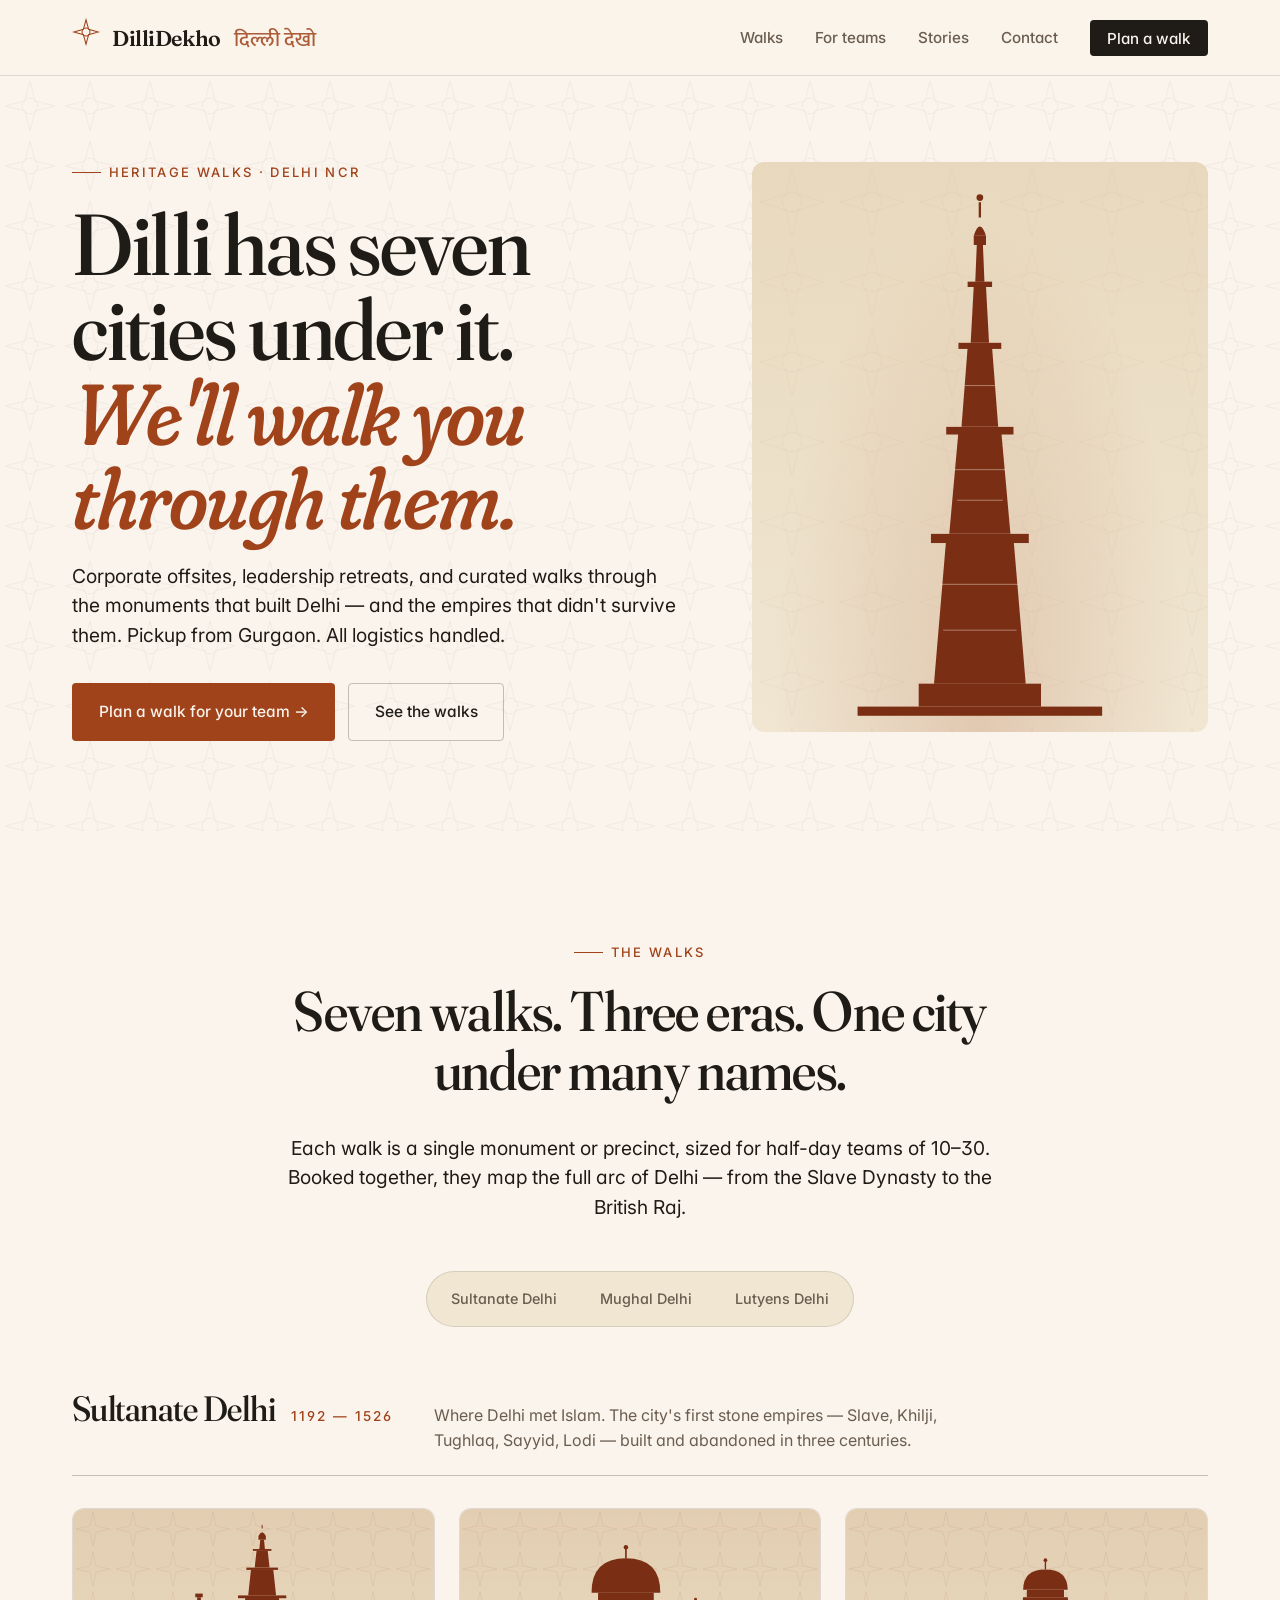
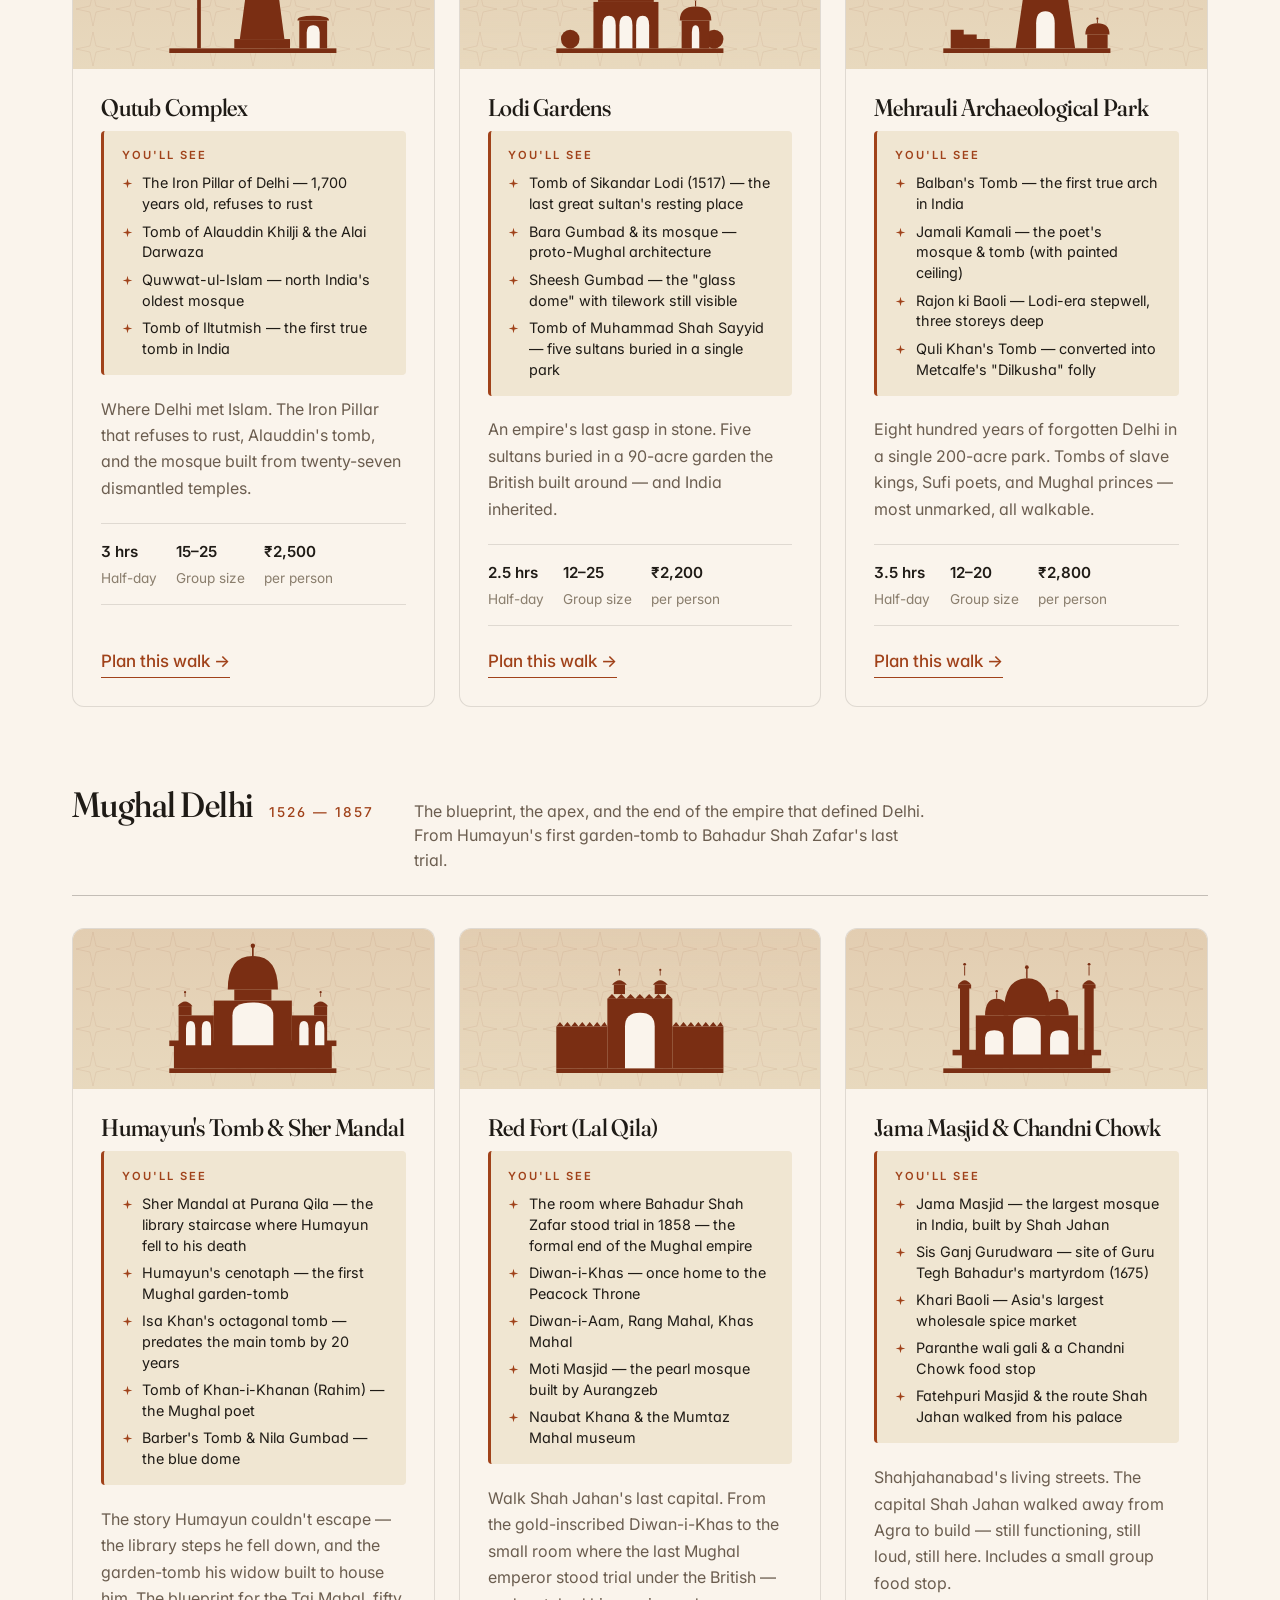
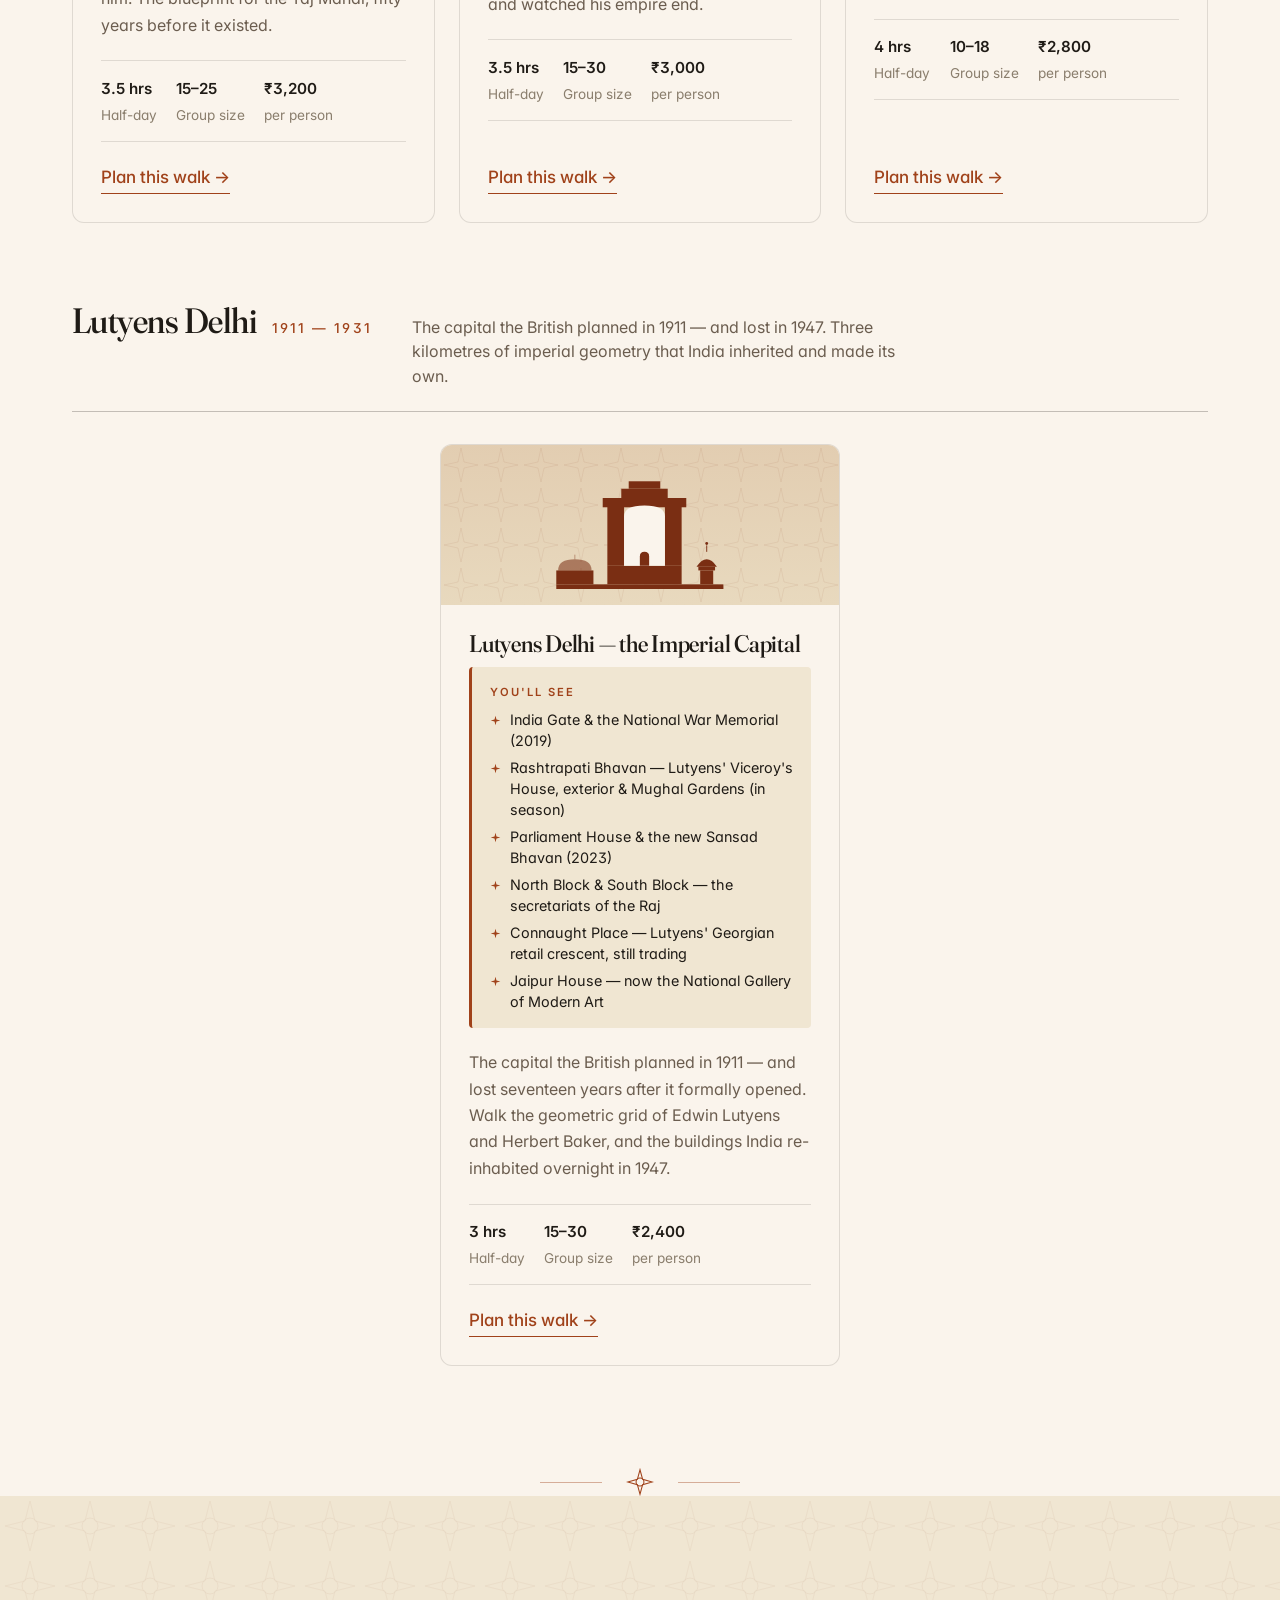
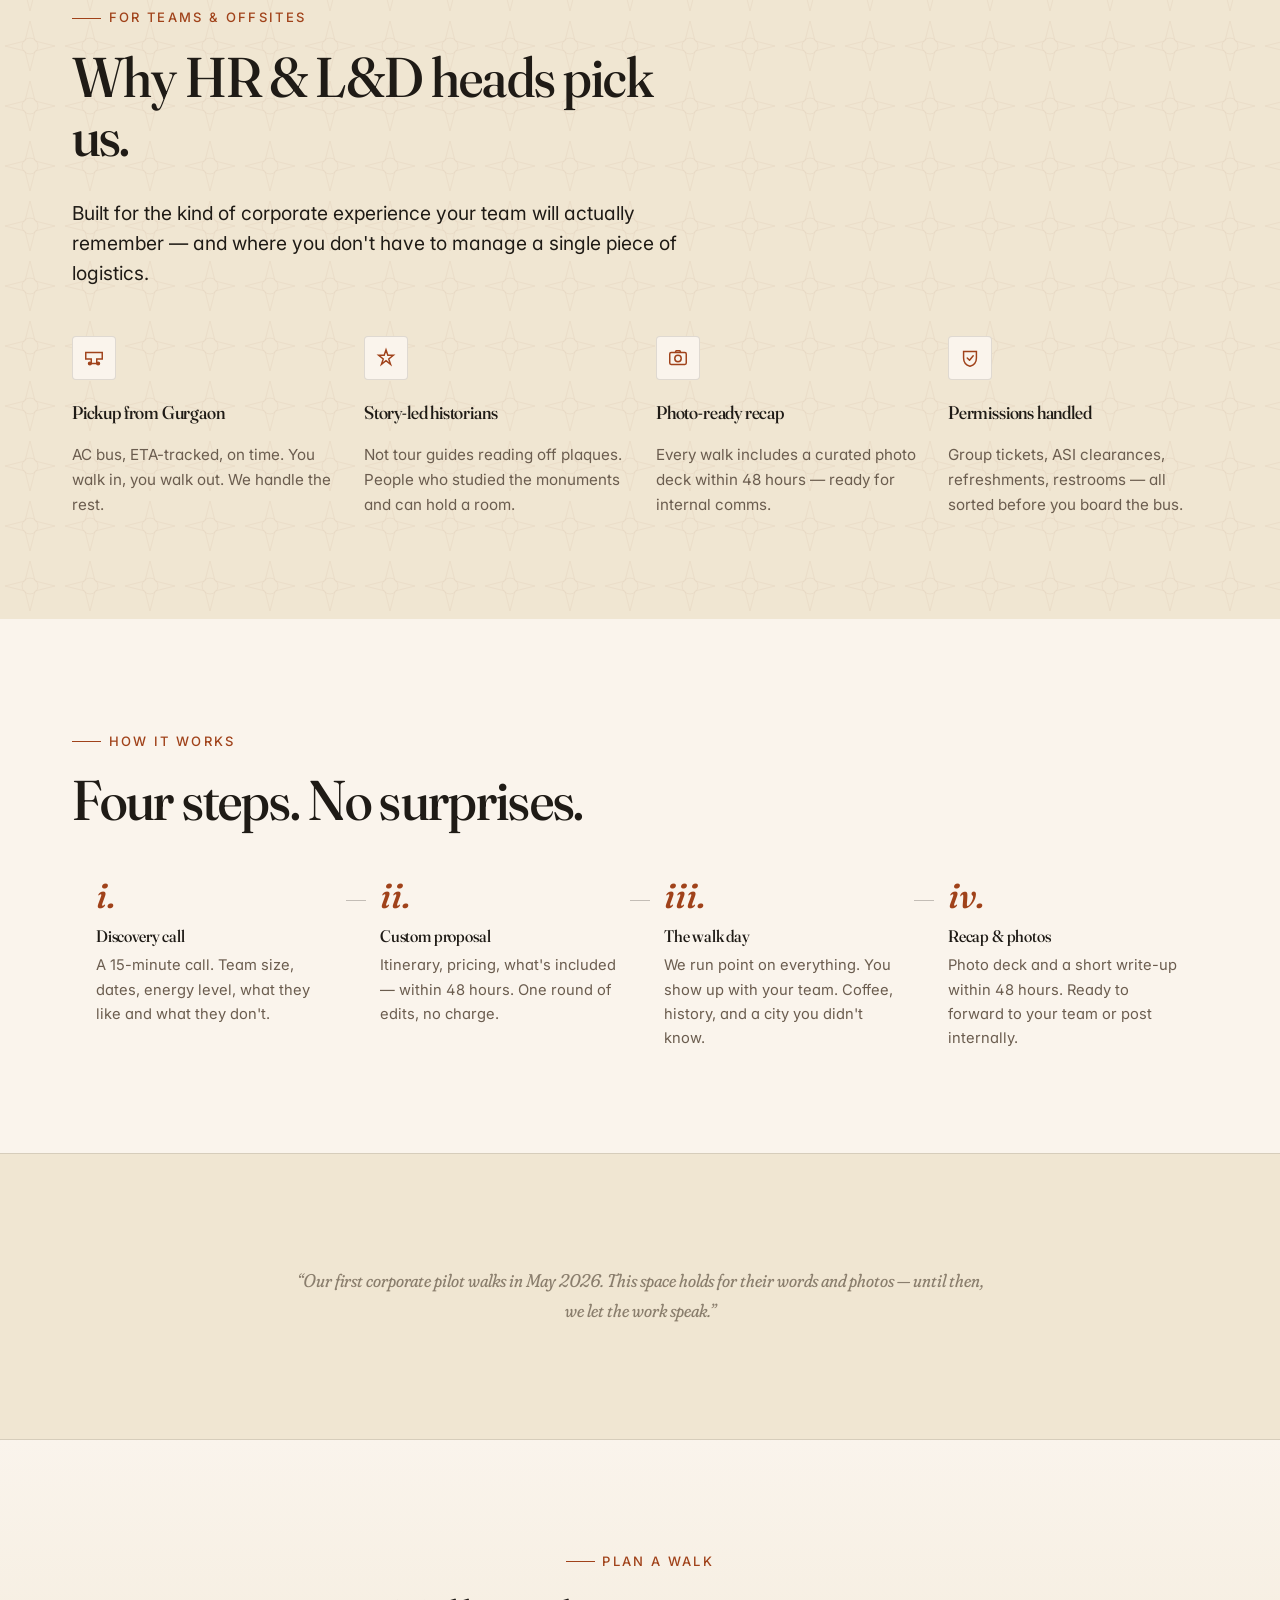
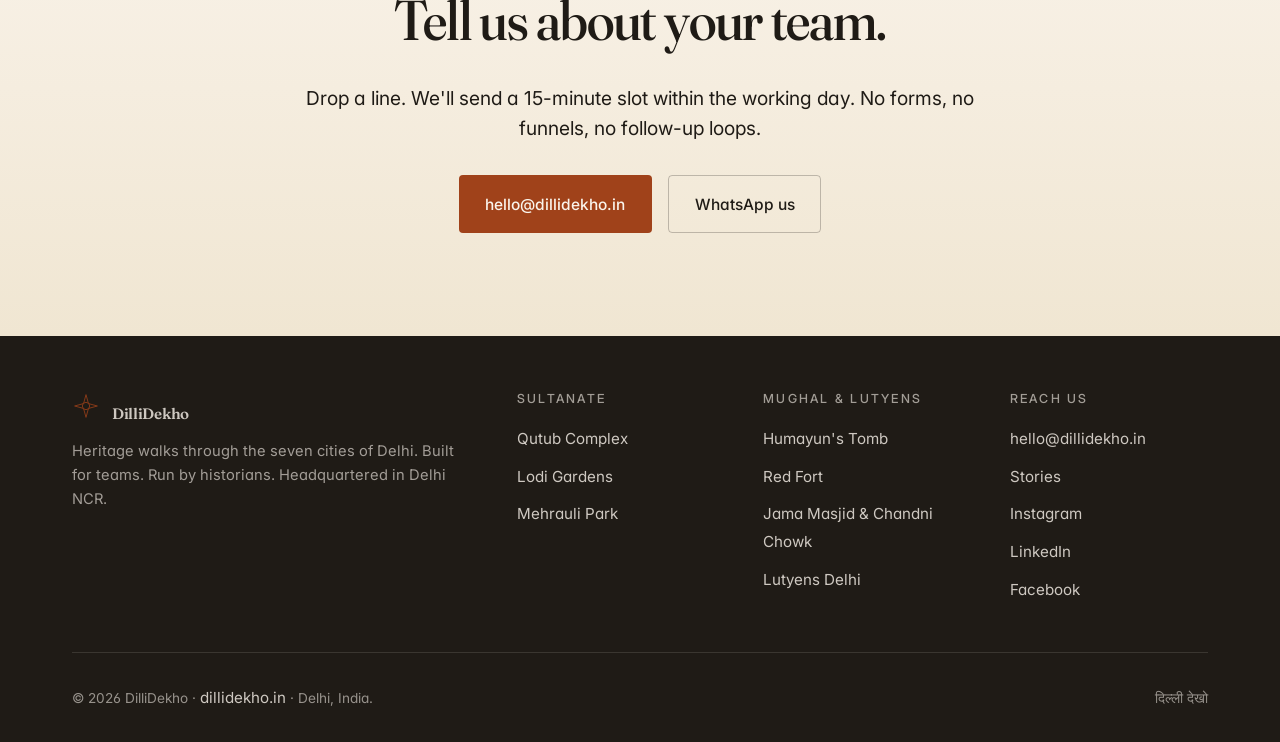
<file: dillidekho/index.html>
<!doctype html>
<html lang="en">
<head>
<meta charset="utf-8">
<meta name="viewport" content="width=device-width, initial-scale=1">
<title>DilliDekho — Heritage walks through the seven cities of Delhi</title>
<meta name="description" content="Curated heritage walks through Delhi's monuments for Gurgaon corporate offsites, leadership retreats, and travellers. Sultanate Delhi, Mughal Delhi, Lutyens Delhi — seven walks across three eras.">
<meta property="og:title" content="DilliDekho — Heritage walks for Delhi & Gurgaon corporates">
<meta property="og:description" content="Walk the seven cities of Delhi. Designed for teams. Built by historians.">
<meta property="og:type" content="website">
<link rel="preconnect" href="https://fonts.googleapis.com">
<link rel="preconnect" href="https://fonts.gstatic.com" crossorigin>
<link rel="stylesheet" href="https://fonts.googleapis.com/css2?family=Fraunces:ital,opsz,wght,SOFT,WONK@0,9..144,400..700,30..100,0..1;1,9..144,400..700,30..100,0..1&family=Inter:wght@400;500;600&family=Mukta:wght@500;600&display=swap">
<link rel="icon" type="image/svg+xml" href="/assets/favicon.svg">
<link rel="stylesheet" href="styles/main.css">
</head>
<body>

<!-- ============ NAV ============ -->
<header class="nav">
  <div class="nav-inner">
    <a href="/" class="brand">
      <span class="brand-mark" aria-hidden="true">
        <svg viewBox="0 0 32 32" width="28" height="28" fill="none" stroke="currentColor" stroke-width="1.2">
          <path d="M16 2 L19 13 L30 16 L19 19 L16 30 L13 19 L2 16 L13 13 Z"/>
          <circle cx="16" cy="16" r="4.5"/>
        </svg>
      </span>
      DilliDekho<span class="brand-devnagari">दिल्ली देखो</span>
    </a>

    <button class="nav-toggle" aria-label="Open menu" aria-expanded="false">
      <svg width="22" height="22" viewBox="0 0 22 22" fill="none" stroke="currentColor" stroke-width="1.5">
        <line x1="3" y1="6"  x2="19" y2="6"/>
        <line x1="3" y1="11" x2="19" y2="11"/>
        <line x1="3" y1="16" x2="19" y2="16"/>
      </svg>
    </button>

    <ul class="nav-links">
      <li><a href="#walks">Walks</a></li>
      <li><a href="#why">For teams</a></li>
      <li><a href="blog.html">Stories</a></li>
      <li><a href="#contact">Contact</a></li>
      <li><a class="nav-cta" href="#contact">Plan a walk</a></li>
    </ul>
  </div>
</header>

<!-- ============ HERO ============ -->
<section class="hero bg-jali">
  <div class="container">
    <div class="hero-grid">
      <div class="hero-copy">
        <span class="eyebrow">Heritage walks · Delhi NCR</span>
        <h1>
          Dilli has seven cities under it.
          <span class="italic">We'll walk you through them.</span>
        </h1>
        <p class="lede">
          Corporate offsites, leadership retreats, and curated walks through the monuments that built Delhi — and the empires that didn't survive them. Pickup from Gurgaon. All logistics handled.
        </p>
        <div class="hero-ctas">
          <a class="btn btn-primary" href="#contact">Plan a walk for your team →</a>
          <a class="btn btn-ghost" href="#walks">See the walks</a>
        </div>
      </div>

      <div class="hero-art">
        <div class="hero-art-bg"></div>
        <!-- Qutub Minar silhouette — the most recognisable mark of Delhi -->
        <svg class="hero-art-skyline" viewBox="0 0 200 360" fill="none" xmlns="http://www.w3.org/2000/svg" aria-hidden="true">
          <g fill="#7A2E13">
            <rect x="20" y="350" width="160" height="6"/>
            <rect x="60" y="335" width="80" height="15"/>
            <path d="M 70 335 L 78 240 L 122 240 L 130 335 Z"/>
            <rect x="68" y="237" width="64" height="6"/>
            <path d="M 80 237 L 86 170 L 114 170 L 120 237 Z"/>
            <rect x="78" y="167" width="44" height="5"/>
            <path d="M 88 167 L 92 115 L 108 115 L 112 167 Z"/>
            <rect x="86" y="112" width="28" height="4"/>
            <path d="M 94 112 L 96 75 L 104 75 L 106 112 Z"/>
            <rect x="92" y="72" width="16" height="3.5"/>
            <path d="M 97 72 L 98 48 L 102 48 L 103 72 Z"/>
            <path d="M 96 48 L 96 42 L 104 42 L 104 48 Z"/>
            <path d="M 96 42 Q 100 30 104 42 Z"/>
            <line x1="100" y1="30" x2="100" y2="20" stroke="#7A2E13" stroke-width="1.5"/>
            <circle cx="100" cy="17" r="2.2"/>
          </g>
          <g stroke="#FAF4EC" stroke-width="0.6" opacity="0.45">
            <line x1="74" y1="270" x2="126" y2="270"/>
            <line x1="76" y1="300" x2="124" y2="300"/>
            <line x1="83" y1="195" x2="117" y2="195"/>
            <line x1="85" y1="215" x2="115" y2="215"/>
            <line x1="90" y1="140" x2="110" y2="140"/>
          </g>
        </svg>
      </div>
    </div>
  </div>
</section>

<!-- ============ WALKS ============ -->
<section id="walks">
  <div class="container">

    <div style="text-align: center; max-width: 720px; margin: 0 auto 0;">
      <span class="eyebrow" style="justify-content:center;">The walks</span>
      <h2 class="display-2">Seven walks. Three eras. One city under many names.</h2>
      <p class="lede" style="margin: 1rem auto 0; text-align: center;">
        Each walk is a single monument or precinct, sized for half-day teams of 10–30. Booked together, they map the full arc of Delhi — from the Slave Dynasty to the British Raj.
      </p>
    </div>

    <!-- Era anchor nav -->
    <nav class="era-nav" aria-label="Jump to era">
      <a href="#sultanate">Sultanate Delhi</a>
      <a href="#mughal">Mughal Delhi</a>
      <a href="#lutyens">Lutyens Delhi</a>
    </nav>

    <!-- ============ ERA 1: SULTANATE ============ -->
    <div class="era-block" id="sultanate">
      <header class="era-heading">
        <div>
          <h3>Sultanate Delhi</h3>
          <span class="era-dates">1192 — 1526</span>
        </div>
        <p class="era-desc">Where Delhi met Islam. The city's first stone empires — Slave, Khilji, Tughlaq, Sayyid, Lodi — built and abandoned in three centuries.</p>
      </header>

      <div class="walks-grid">

        <!-- Walk 1: Qutub Complex -->
        <article class="walk-card">
          <div class="walk-card-art">
            <!-- Qutub Minar alone (cleaner standalone) -->
            <svg viewBox="0 0 200 140" fill="#7A2E13" xmlns="http://www.w3.org/2000/svg" aria-hidden="true">
              <rect x="10" y="135" width="180" height="5"/>
              <!-- Iron Pillar suggestion (left) -->
              <rect x="40" y="80" width="4" height="55"/>
              <rect x="38" y="76" width="8" height="4"/>
              <!-- Qutub Minar (central, dominant) -->
              <rect x="80" y="125" width="60" height="10"/>
              <path d="M 86 125 L 92 80 L 128 80 L 134 125 Z"/>
              <rect x="84" y="78" width="52" height="3"/>
              <path d="M 95 78 L 98 50 L 122 50 L 125 78 Z"/>
              <rect x="93" y="48" width="34" height="2.5"/>
              <path d="M 102 48 L 104 30 L 116 30 L 118 48 Z"/>
              <rect x="100" y="28" width="20" height="2"/>
              <path d="M 107 28 L 108 18 L 112 18 L 113 28 Z"/>
              <path d="M 106 18 L 106 14 L 114 14 L 114 18 Z"/>
              <path d="M 106 14 Q 110 6 114 14 Z"/>
              <line x1="110" y1="6" x2="110" y2="2" stroke="#7A2E13" stroke-width="1"/>
              <!-- Alai Darwaza suggestion (right) -->
              <rect x="150" y="105" width="30" height="30"/>
              <path d="M 158 135 L 158 118 Q 158 110 165 110 Q 172 110 172 118 L 172 135 Z" fill="#FAF4EC"/>
              <path d="M 148 105 Q 148 100 165 100 Q 182 100 182 105 Z"/>
            </svg>
          </div>

          <h3>Qutub Complex</h3>

          <div class="walk-highlights">
            <span class="label">You'll see</span>
            <ul>
              <li>The Iron Pillar of Delhi — 1,700 years old, refuses to rust</li>
              <li>Tomb of Alauddin Khilji &amp; the Alai Darwaza</li>
              <li>Quwwat-ul-Islam — north India's oldest mosque</li>
              <li>Tomb of Iltutmish — the first true tomb in India</li>
            </ul>
          </div>
          <p class="walk-card-theme">Where Delhi met Islam. The Iron Pillar that refuses to rust, Alauddin's tomb, and the mosque built from twenty-seven dismantled temples.</p>
          <div class="walk-meta">
            <div><strong>3 hrs</strong>Half-day</div>
            <div><strong>15–25</strong>Group size</div>
            <div><strong>₹2,500</strong>per person</div>
          </div>
          <a class="btn-link" href="#contact">Plan this walk →</a>
        </article>

        <!-- Walk 2: Lodi Gardens -->
        <article class="walk-card">
          <div class="walk-card-art">
            <!-- Lodi Bara Gumbad silhouette -->
            <svg viewBox="0 0 200 140" fill="#7A2E13" xmlns="http://www.w3.org/2000/svg" aria-hidden="true">
              <rect x="10" y="135" width="180" height="5"/>
              <!-- Trees -->
              <circle cx="25" cy="125" r="10"/>
              <rect x="23" y="125" width="4" height="10"/>
              <circle cx="180" cy="125" r="10"/>
              <rect x="178" y="125" width="4" height="10"/>
              <!-- Small tomb on right (Sikandar Lodi style) -->
              <rect x="145" y="105" width="30" height="30"/>
              <path d="M 156 135 L 156 118 Q 156 110 160 110 Q 164 110 164 118 L 164 135 Z" fill="#FAF4EC"/>
              <path d="M 143 105 Q 143 90 160 90 Q 177 90 177 105 Z"/>
              <line x1="160" y1="90" x2="160" y2="84" stroke="#7A2E13" stroke-width="1.2"/>
              <circle cx="160" cy="82" r="1.5"/>
              <!-- Bara Gumbad (main, larger) -->
              <rect x="50" y="85" width="70" height="50"/>
              <!-- Three arched doors -->
              <path d="M 60 135 L 60 110 Q 60 100 67 100 Q 74 100 74 110 L 74 135 Z" fill="#FAF4EC"/>
              <path d="M 78 135 L 78 110 Q 78 100 85 100 Q 92 100 92 110 L 92 135 Z" fill="#FAF4EC"/>
              <path d="M 96 135 L 96 110 Q 96 100 103 100 Q 110 100 110 110 L 110 135 Z" fill="#FAF4EC"/>
              <!-- Drum -->
              <rect x="55" y="75" width="60" height="10"/>
              <!-- Large hemispherical dome -->
              <path d="M 48 75 Q 48 38 85 38 Q 122 38 122 75 Z"/>
              <line x1="85" y1="38" x2="85" y2="28" stroke="#7A2E13" stroke-width="1.8"/>
              <circle cx="85" cy="26" r="2.4"/>
            </svg>
          </div>

          <h3>Lodi Gardens</h3>

          <div class="walk-highlights">
            <span class="label">You'll see</span>
            <ul>
              <li>Tomb of Sikandar Lodi (1517) — the last great sultan's resting place</li>
              <li>Bara Gumbad &amp; its mosque — proto-Mughal architecture</li>
              <li>Sheesh Gumbad — the "glass dome" with tilework still visible</li>
              <li>Tomb of Muhammad Shah Sayyid — five sultans buried in a single park</li>
            </ul>
          </div>
          <p class="walk-card-theme">An empire's last gasp in stone. Five sultans buried in a 90-acre garden the British built around — and India inherited.</p>
          <div class="walk-meta">
            <div><strong>2.5 hrs</strong>Half-day</div>
            <div><strong>12–25</strong>Group size</div>
            <div><strong>₹2,200</strong>per person</div>
          </div>
          <a class="btn-link" href="#contact">Plan this walk →</a>
        </article>

        <!-- Walk 3: Mehrauli Archaeological Park -->
        <article class="walk-card">
          <div class="walk-card-art">
            <!-- Mehrauli: Tughlaq-style ruin + stepwell hint -->
            <svg viewBox="0 0 200 140" fill="#7A2E13" xmlns="http://www.w3.org/2000/svg" aria-hidden="true">
              <rect x="10" y="135" width="180" height="5"/>
              <!-- Stepwell (Rajon ki Baoli) suggestion on left -->
              <path d="M 18 135 L 18 115 L 32 115 L 32 120 L 46 120 L 46 125 L 60 125 L 60 135 Z"/>
              <!-- Central ruined tomb (Tughlaq sloping walls) -->
              <path d="M 88 135 L 96 80 L 144 80 L 152 135 Z"/>
              <!-- Central arch -->
              <path d="M 110 135 L 110 108 Q 110 95 120 95 Q 130 95 130 108 L 130 135 Z" fill="#FAF4EC"/>
              <!-- Drum -->
              <rect x="100" y="72" width="40" height="8"/>
              <!-- Squat dome -->
              <path d="M 96 72 Q 96 50 120 50 Q 144 50 144 72 Z"/>
              <line x1="120" y1="50" x2="120" y2="42" stroke="#7A2E13" stroke-width="1.5"/>
              <circle cx="120" cy="40" r="2"/>
              <!-- Small adjacent tomb on right -->
              <rect x="165" y="120" width="22" height="15"/>
              <path d="M 163 120 Q 163 108 176 108 Q 189 108 189 120 Z"/>
              <line x1="176" y1="108" x2="176" y2="104" stroke="#7A2E13" stroke-width="1"/>
              <circle cx="176" cy="103" r="1.2"/>
            </svg>
          </div>

          <h3>Mehrauli Archaeological Park</h3>

          <div class="walk-highlights">
            <span class="label">You'll see</span>
            <ul>
              <li>Balban's Tomb — the first true arch in India</li>
              <li>Jamali Kamali — the poet's mosque &amp; tomb (with painted ceiling)</li>
              <li>Rajon ki Baoli — Lodi-era stepwell, three storeys deep</li>
              <li>Quli Khan's Tomb — converted into Metcalfe's "Dilkusha" folly</li>
            </ul>
          </div>
          <p class="walk-card-theme">Eight hundred years of forgotten Delhi in a single 200-acre park. Tombs of slave kings, Sufi poets, and Mughal princes — most unmarked, all walkable.</p>
          <div class="walk-meta">
            <div><strong>3.5 hrs</strong>Half-day</div>
            <div><strong>12–20</strong>Group size</div>
            <div><strong>₹2,800</strong>per person</div>
          </div>
          <a class="btn-link" href="#contact">Plan this walk →</a>
        </article>

      </div>
    </div>

    <!-- ============ ERA 2: MUGHAL ============ -->
    <div class="era-block" id="mughal">
      <header class="era-heading">
        <div>
          <h3>Mughal Delhi</h3>
          <span class="era-dates">1526 — 1857</span>
        </div>
        <p class="era-desc">The blueprint, the apex, and the end of the empire that defined Delhi. From Humayun's first garden-tomb to Bahadur Shah Zafar's last trial.</p>
      </header>

      <div class="walks-grid">

        <!-- Walk 4: Humayun's Tomb & Sher Mandal -->
        <article class="walk-card">
          <div class="walk-card-art">
            <!-- Humayun's Tomb silhouette -->
            <svg viewBox="0 0 200 140" fill="#7A2E13" xmlns="http://www.w3.org/2000/svg" aria-hidden="true">
              <rect x="10" y="135" width="180" height="5"/>
              <rect x="15" y="110" width="170" height="25"/>
              <rect x="10" y="105" width="180" height="6"/>
              <rect x="20" y="78" width="38" height="32"/>
              <path d="M 28 110 L 28 92 Q 28 84 33 84 Q 38 84 38 92 L 38 110 Z" fill="#FAF4EC"/>
              <path d="M 45 110 L 45 92 Q 45 84 50 84 Q 55 84 55 92 L 55 110 Z" fill="#FAF4EC"/>
              <rect x="142" y="78" width="38" height="32"/>
              <path d="M 150 110 L 150 92 Q 150 84 155 84 Q 160 84 160 92 L 160 110 Z" fill="#FAF4EC"/>
              <path d="M 167 110 L 167 92 Q 167 84 172 84 Q 177 84 177 92 L 177 110 Z" fill="#FAF4EC"/>
              <rect x="20" y="68" width="14" height="10"/>
              <path d="M 19 68 Q 27 58 35 68 Z"/>
              <line x1="27" y1="58" x2="27" y2="54" stroke="#7A2E13" stroke-width="0.8"/>
              <circle cx="27" cy="53" r="1.2"/>
              <rect x="166" y="68" width="14" height="10"/>
              <path d="M 165 68 Q 173 58 181 68 Z"/>
              <line x1="173" y1="58" x2="173" y2="54" stroke="#7A2E13" stroke-width="0.8"/>
              <circle cx="173" cy="53" r="1.2"/>
              <rect x="58" y="62" width="84" height="48"/>
              <path d="M 78 110 L 78 78 Q 78 64 100 64 Q 122 64 122 78 L 122 110 Z" fill="#FAF4EC"/>
              <rect x="80" y="50" width="40" height="12"/>
              <path d="M 73 50 Q 73 14 100 14 Q 127 14 127 50 Z"/>
              <line x1="100" y1="14" x2="100" y2="4" stroke="#7A2E13" stroke-width="1.8"/>
              <circle cx="100" cy="3" r="2.4"/>
            </svg>
          </div>

          <h3>Humayun's Tomb &amp; Sher Mandal</h3>

          <div class="walk-highlights">
            <span class="label">You'll see</span>
            <ul>
              <li>Sher Mandal at Purana Qila — the library staircase where Humayun fell to his death</li>
              <li>Humayun's cenotaph — the first Mughal garden-tomb</li>
              <li>Isa Khan's octagonal tomb — predates the main tomb by 20 years</li>
              <li>Tomb of Khan-i-Khanan (Rahim) — the Mughal poet</li>
              <li>Barber's Tomb &amp; Nila Gumbad — the blue dome</li>
            </ul>
          </div>
          <p class="walk-card-theme">The story Humayun couldn't escape — the library steps he fell down, and the garden-tomb his widow built to house him. The blueprint for the Taj Mahal, fifty years before it existed.</p>
          <div class="walk-meta">
            <div><strong>3.5 hrs</strong>Half-day</div>
            <div><strong>15–25</strong>Group size</div>
            <div><strong>₹3,200</strong>per person</div>
          </div>
          <a class="btn-link" href="#contact">Plan this walk →</a>
        </article>

        <!-- Walk 5: Red Fort -->
        <article class="walk-card">
          <div class="walk-card-art">
            <!-- Red Fort battlements + Lahori Gate -->
            <svg viewBox="0 0 200 140" fill="#7A2E13" xmlns="http://www.w3.org/2000/svg" aria-hidden="true">
              <rect x="10" y="135" width="180" height="5"/>
              <!-- Wall left -->
              <rect x="10" y="90" width="55" height="45"/>
              <path d="M 10 90 L 14 85 L 18 90 L 22 85 L 26 90 L 30 85 L 34 90 L 38 85 L 42 90 L 46 85 L 50 90 L 54 85 L 58 90 L 62 85 L 65 90 Z"/>
              <!-- Lahori Gate (taller, center) -->
              <rect x="65" y="60" width="70" height="75"/>
              <path d="M 65 60 L 70 55 L 75 60 L 80 55 L 85 60 L 90 55 L 95 60 L 100 55 L 105 60 L 110 55 L 115 60 L 120 55 L 125 60 L 130 55 L 135 60 Z"/>
              <!-- Two chhatris -->
              <rect x="72" y="45" width="12" height="10"/>
              <path d="M 70 45 Q 78 35 86 45 Z"/>
              <line x1="78" y1="35" x2="78" y2="30" stroke="#7A2E13" stroke-width="0.8"/>
              <circle cx="78" cy="29" r="1.2"/>
              <rect x="116" y="45" width="12" height="10"/>
              <path d="M 114 45 Q 122 35 130 45 Z"/>
              <line x1="122" y1="35" x2="122" y2="30" stroke="#7A2E13" stroke-width="0.8"/>
              <circle cx="122" cy="29" r="1.2"/>
              <!-- Main archway -->
              <path d="M 84 135 L 84 90 Q 84 75 100 75 Q 116 75 116 90 L 116 135 Z" fill="#FAF4EC"/>
              <!-- Wall right -->
              <rect x="135" y="90" width="55" height="45"/>
              <path d="M 135 90 L 139 85 L 143 90 L 147 85 L 151 90 L 155 85 L 159 90 L 163 85 L 167 90 L 171 85 L 175 90 L 179 85 L 183 90 L 187 85 L 190 90 Z"/>
            </svg>
          </div>

          <h3>Red Fort (Lal Qila)</h3>

          <div class="walk-highlights">
            <span class="label">You'll see</span>
            <ul>
              <li>The room where Bahadur Shah Zafar stood trial in 1858 — the formal end of the Mughal empire</li>
              <li>Diwan-i-Khas — once home to the Peacock Throne</li>
              <li>Diwan-i-Aam, Rang Mahal, Khas Mahal</li>
              <li>Moti Masjid — the pearl mosque built by Aurangzeb</li>
              <li>Naubat Khana &amp; the Mumtaz Mahal museum</li>
            </ul>
          </div>
          <p class="walk-card-theme">Walk Shah Jahan's last capital. From the gold-inscribed Diwan-i-Khas to the small room where the last Mughal emperor stood trial under the British — and watched his empire end.</p>
          <div class="walk-meta">
            <div><strong>3.5 hrs</strong>Half-day</div>
            <div><strong>15–30</strong>Group size</div>
            <div><strong>₹3,000</strong>per person</div>
          </div>
          <a class="btn-link" href="#contact">Plan this walk →</a>
        </article>

        <!-- Walk 6: Jama Masjid & Chandni Chowk -->
        <article class="walk-card">
          <div class="walk-card-art">
            <!-- Jama Masjid — three-dome silhouette with two minarets -->
            <svg viewBox="0 0 200 140" fill="#7A2E13" xmlns="http://www.w3.org/2000/svg" aria-hidden="true">
              <rect x="10" y="135" width="180" height="5"/>
              <rect x="30" y="120" width="140" height="15"/>
              <rect x="20" y="115" width="160" height="6"/>
              <!-- Left minaret -->
              <rect x="28" y="45" width="10" height="75"/>
              <rect x="26" y="45" width="14" height="4"/>
              <path d="M 26 45 Q 33 35 40 45 Z"/>
              <line x1="33" y1="35" x2="33" y2="25" stroke="#7A2E13" stroke-width="1"/>
              <circle cx="33" cy="23" r="1.5"/>
              <!-- Right minaret -->
              <rect x="162" y="45" width="10" height="75"/>
              <rect x="160" y="45" width="14" height="4"/>
              <path d="M 160 45 Q 167 35 174 45 Z"/>
              <line x1="167" y1="35" x2="167" y2="25" stroke="#7A2E13" stroke-width="1"/>
              <circle cx="167" cy="23" r="1.5"/>
              <!-- Mosque body -->
              <rect x="45" y="78" width="110" height="42"/>
              <!-- Central iwan -->
              <path d="M 85 120 L 85 92 Q 85 80 100 80 Q 115 80 115 92 L 115 120 Z" fill="#FAF4EC"/>
              <!-- Side arches -->
              <path d="M 55 120 L 55 102 Q 55 94 65 94 Q 75 94 75 102 L 75 120 Z" fill="#FAF4EC"/>
              <path d="M 125 120 L 125 102 Q 125 94 135 94 Q 145 94 145 102 L 145 120 Z" fill="#FAF4EC"/>
              <!-- Three domes -->
              <path d="M 55 78 Q 55 60 67.5 60 Q 80 60 80 78 Z"/>
              <line x1="67.5" y1="60" x2="67.5" y2="54" stroke="#7A2E13" stroke-width="1"/>
              <circle cx="67.5" cy="52" r="1.4"/>
              <path d="M 75 78 Q 75 38 100 38 Q 125 38 125 78 Z"/>
              <line x1="100" y1="38" x2="100" y2="28" stroke="#7A2E13" stroke-width="1.5"/>
              <circle cx="100" cy="26" r="2"/>
              <path d="M 120 78 Q 120 60 132.5 60 Q 145 60 145 78 Z"/>
              <line x1="132.5" y1="60" x2="132.5" y2="54" stroke="#7A2E13" stroke-width="1"/>
              <circle cx="132.5" cy="52" r="1.4"/>
            </svg>
          </div>

          <h3>Jama Masjid &amp; Chandni Chowk</h3>

          <div class="walk-highlights">
            <span class="label">You'll see</span>
            <ul>
              <li>Jama Masjid — the largest mosque in India, built by Shah Jahan</li>
              <li>Sis Ganj Gurudwara — site of Guru Tegh Bahadur's martyrdom (1675)</li>
              <li>Khari Baoli — Asia's largest wholesale spice market</li>
              <li>Paranthe wali gali &amp; a Chandni Chowk food stop</li>
              <li>Fatehpuri Masjid &amp; the route Shah Jahan walked from his palace</li>
            </ul>
          </div>
          <p class="walk-card-theme">Shahjahanabad's living streets. The capital Shah Jahan walked away from Agra to build — still functioning, still loud, still here. Includes a small group food stop.</p>
          <div class="walk-meta">
            <div><strong>4 hrs</strong>Half-day</div>
            <div><strong>10–18</strong>Group size</div>
            <div><strong>₹2,800</strong>per person</div>
          </div>
          <a class="btn-link" href="#contact">Plan this walk →</a>
        </article>

      </div>
    </div>

    <!-- ============ ERA 3: LUTYENS ============ -->
    <div class="era-block" id="lutyens">
      <header class="era-heading">
        <div>
          <h3>Lutyens Delhi</h3>
          <span class="era-dates">1911 — 1931</span>
        </div>
        <p class="era-desc">The capital the British planned in 1911 — and lost in 1947. Three kilometres of imperial geometry that India inherited and made its own.</p>
      </header>

      <div class="walks-grid walks-grid-single">

        <!-- Walk 7: Lutyens Delhi -->
        <article class="walk-card">
          <div class="walk-card-art">
            <!-- India Gate + canopy -->
            <svg viewBox="0 0 200 140" fill="#7A2E13" xmlns="http://www.w3.org/2000/svg" aria-hidden="true">
              <rect x="10" y="135" width="180" height="5"/>
              <!-- Distant Rashtrapati Bhavan dome hint (background, smaller) -->
              <rect x="10" y="120" width="40" height="15"/>
              <path d="M 12 120 Q 12 108 30 108 Q 48 108 48 120 Z" opacity="0.55"/>
              <line x1="30" y1="108" x2="30" y2="103" stroke="#7A2E13" stroke-width="0.8" opacity="0.55"/>
              <!-- India Gate (foreground, central) -->
              <rect x="65" y="115" width="80" height="20"/>
              <rect x="65" y="50" width="18" height="65"/>
              <rect x="127" y="50" width="18" height="65"/>
              <rect x="60" y="42" width="90" height="10"/>
              <rect x="80" y="32" width="50" height="10"/>
              <rect x="88" y="24" width="34" height="8"/>
              <!-- Central archway -->
              <path d="M 83 115 L 83 62 Q 83 50 105 50 Q 127 50 127 62 L 127 115 Z" fill="#FAF4EC"/>
              <!-- Eternal flame at base -->
              <path d="M 100 115 L 100 105 Q 100 100 105 100 Q 110 100 110 105 L 110 115 Z"/>
              <!-- Canopy (chhatri) to the right -->
              <rect x="165" y="120" width="14" height="15"/>
              <rect x="163" y="116" width="18" height="4"/>
              <path d="M 161 116 Q 172 100 183 116 Z"/>
              <line x1="172" y1="100" x2="172" y2="93" stroke="#7A2E13" stroke-width="1"/>
              <circle cx="172" cy="91" r="1.5"/>
            </svg>
          </div>

          <h3>Lutyens Delhi — the Imperial Capital</h3>

          <div class="walk-highlights">
            <span class="label">You'll see</span>
            <ul>
              <li>India Gate &amp; the National War Memorial (2019)</li>
              <li>Rashtrapati Bhavan — Lutyens' Viceroy's House, exterior &amp; Mughal Gardens (in season)</li>
              <li>Parliament House &amp; the new Sansad Bhavan (2023)</li>
              <li>North Block &amp; South Block — the secretariats of the Raj</li>
              <li>Connaught Place — Lutyens' Georgian retail crescent, still trading</li>
              <li>Jaipur House — now the National Gallery of Modern Art</li>
            </ul>
          </div>
          <p class="walk-card-theme">The capital the British planned in 1911 — and lost seventeen years after it formally opened. Walk the geometric grid of Edwin Lutyens and Herbert Baker, and the buildings India re-inhabited overnight in 1947.</p>
          <div class="walk-meta">
            <div><strong>3 hrs</strong>Half-day</div>
            <div><strong>15–30</strong>Group size</div>
            <div><strong>₹2,400</strong>per person</div>
          </div>
          <a class="btn-link" href="#contact">Plan this walk →</a>
        </article>

      </div>
    </div>

  </div>
</section>

<!-- Divider -->
<div class="container">
  <div class="divider-star" aria-hidden="true">
    <svg viewBox="0 0 32 32" fill="none" stroke="currentColor" stroke-width="1.2">
      <path d="M16 2 L19 13 L30 16 L19 19 L16 30 L13 19 L2 16 L13 13 Z"/>
      <circle cx="16" cy="16" r="4.5"/>
    </svg>
  </div>
</div>

<!-- ============ WHY US ============ -->
<section id="why" class="bg-jali-warm">
  <div class="container">
    <div style="max-width: 640px;">
      <span class="eyebrow">For teams &amp; offsites</span>
      <h2 class="display-2">Why HR &amp; L&amp;D heads pick us.</h2>
      <p class="lede" style="margin-top: 1rem;">
        Built for the kind of corporate experience your team will actually remember — and where you don't have to manage a single piece of logistics.
      </p>
    </div>

    <div class="why-grid">
      <div class="why-item">
        <div class="why-icon">
          <svg width="22" height="22" viewBox="0 0 24 24" fill="none" stroke="currentColor" stroke-width="1.6">
            <path d="M3 13 L9 13 L9 18 L15 18 L15 13 L21 13 L21 6 L3 6 Z"/>
            <circle cx="7.5" cy="18" r="1.5" fill="currentColor"/>
            <circle cx="16.5" cy="18" r="1.5" fill="currentColor"/>
          </svg>
        </div>
        <h3>Pickup from Gurgaon</h3>
        <p>AC bus, ETA-tracked, on time. You walk in, you walk out. We handle the rest.</p>
      </div>

      <div class="why-item">
        <div class="why-icon">
          <svg width="22" height="22" viewBox="0 0 24 24" fill="none" stroke="currentColor" stroke-width="1.6">
            <path d="M12 3 L14 9 L20 9 L15 13 L17 19 L12 15 L7 19 L9 13 L4 9 L10 9 Z"/>
          </svg>
        </div>
        <h3>Story-led historians</h3>
        <p>Not tour guides reading off plaques. People who studied the monuments and can hold a room.</p>
      </div>

      <div class="why-item">
        <div class="why-icon">
          <svg width="22" height="22" viewBox="0 0 24 24" fill="none" stroke="currentColor" stroke-width="1.6">
            <rect x="3" y="6" width="18" height="13" rx="1.5"/>
            <circle cx="12" cy="12.5" r="3.5"/>
            <path d="M9 6 L10 4 L14 4 L15 6"/>
          </svg>
        </div>
        <h3>Photo-ready recap</h3>
        <p>Every walk includes a curated photo deck within 48 hours — ready for internal comms.</p>
      </div>

      <div class="why-item">
        <div class="why-icon">
          <svg width="22" height="22" viewBox="0 0 24 24" fill="none" stroke="currentColor" stroke-width="1.6">
            <path d="M5 12 L5 5 L19 5 L19 12 Q 19 19 12 21 Q 5 19 5 12 Z"/>
            <path d="M9 12 L11.5 14.5 L15.5 9.5" stroke-linecap="round" stroke-linejoin="round"/>
          </svg>
        </div>
        <h3>Permissions handled</h3>
        <p>Group tickets, ASI clearances, refreshments, restrooms — all sorted before you board the bus.</p>
      </div>
    </div>
  </div>
</section>

<!-- ============ HOW IT WORKS ============ -->
<section>
  <div class="container">
    <div style="max-width: 640px;">
      <span class="eyebrow">How it works</span>
      <h2 class="display-2">Four steps. No surprises.</h2>
    </div>

    <div class="steps">
      <div class="step">
        <div class="step-num">i.</div>
        <h3>Discovery call</h3>
        <p>A 15-minute call. Team size, dates, energy level, what they like and what they don't.</p>
      </div>
      <div class="step">
        <div class="step-num">ii.</div>
        <h3>Custom proposal</h3>
        <p>Itinerary, pricing, what's included — within 48 hours. One round of edits, no charge.</p>
      </div>
      <div class="step">
        <div class="step-num">iii.</div>
        <h3>The walk day</h3>
        <p>We run point on everything. You show up with your team. Coffee, history, and a city you didn't know.</p>
      </div>
      <div class="step">
        <div class="step-num">iv.</div>
        <h3>Recap &amp; photos</h3>
        <p>Photo deck and a short write-up within 48 hours. Ready to forward to your team or post internally.</p>
      </div>
    </div>
  </div>
</section>

<!-- ============ PROOF (placeholder) ============ -->
<section class="proof tight">
  <div class="container">
    <div class="proof-empty">
      “Our first corporate pilot walks in May 2026. This space holds for their words and photos — until then, we let the work speak.”
    </div>
  </div>
</section>

<!-- ============ CONTACT ============ -->
<section id="contact" class="contact">
  <div class="container container-narrow">
    <span class="eyebrow" style="justify-content:center;">Plan a walk</span>
    <h2 class="display-2">Tell us about your team.</h2>
    <p class="lede" style="margin: 1rem auto 0; text-align: center;">
      Drop a line. We'll send a 15-minute slot within the working day. No forms, no funnels, no follow-up loops.
    </p>
    <div class="contact-options">
      <a class="btn btn-primary" href="mailto:hello@dillidekho.in?subject=Heritage%20walk%20for%20our%20team">hello@dillidekho.in</a>
      <a class="btn btn-ghost" href="https://wa.me/919011364117" target="_blank" rel="noopener">WhatsApp us</a>
    </div>
  </div>
</section>

<!-- ============ FOOTER ============ -->
<footer class="footer">
  <div class="container">
    <div class="footer-grid">
      <div class="footer-brand">
        <a href="/" class="brand" style="color: var(--bg);">
          <span class="brand-mark" aria-hidden="true">
            <svg viewBox="0 0 32 32" width="26" height="26" fill="none" stroke="currentColor" stroke-width="1.2">
              <path d="M16 2 L19 13 L30 16 L19 19 L16 30 L13 19 L2 16 L13 13 Z"/>
              <circle cx="16" cy="16" r="4.5"/>
            </svg>
          </span>
          DilliDekho
        </a>
        <p>Heritage walks through the seven cities of Delhi. Built for teams. Run by historians. Headquartered in Delhi NCR.</p>
      </div>

      <div>
        <h4>Sultanate</h4>
        <ul>
          <li><a href="#sultanate">Qutub Complex</a></li>
          <li><a href="#sultanate">Lodi Gardens</a></li>
          <li><a href="#sultanate">Mehrauli Park</a></li>
        </ul>
      </div>

      <div>
        <h4>Mughal &amp; Lutyens</h4>
        <ul>
          <li><a href="#mughal">Humayun's Tomb</a></li>
          <li><a href="#mughal">Red Fort</a></li>
          <li><a href="#mughal">Jama Masjid &amp; Chandni Chowk</a></li>
          <li><a href="#lutyens">Lutyens Delhi</a></li>
        </ul>
      </div>

      <div>
        <h4>Reach us</h4>
        <ul>
          <li><a href="mailto:hello@dillidekho.in">hello@dillidekho.in</a></li>
          <li><a href="blog.html">Stories</a></li>
          <li><a href="#">Instagram</a></li>
          <li><a href="#">LinkedIn</a></li>
          <li><a href="#">Facebook</a></li>
        </ul>
      </div>
    </div>

    <div class="footer-bottom">
      <span>© 2026 DilliDekho · <a href="https://dillidekho.in/">dillidekho.in</a> · Delhi, India.</span>
      <span>दिल्ली देखो</span>
    </div>
  </div>
</footer>

<script src="scripts/main.js"></script>
</body>
</html>
</file>
<file: dillidekho/styles/main.css>
/* ============================================================
   DilliDekho — Heritage walks for Delhi & Gurgaon corporates
   Design system: Mughal motifs, sandstone palette, Fraunces+Inter
   ============================================================ */

/* ---------- Tokens ---------- */
:root {
  /* Palette — warm cream, terracotta, ink, old gold */
  --bg:            #FAF4EC;
  --bg-alt:        #F0E6D2;
  --bg-deep:       #E8D9BE;
  --ink:           #1F1B16;
  --ink-muted:     #6B5D4F;
  --ink-soft:      #8A7E6D;
  --terracotta:    #A0421A;
  --terracotta-d:  #7A2E13;
  --gold:          #C9A24B;
  --gold-d:        #A8853A;
  --line:          rgba(31, 27, 22, 0.12);
  --line-strong:   rgba(31, 27, 22, 0.25);

  /* Type scale */
  --display-1: clamp(2.5rem, 5.5vw + 1rem, 5.5rem);
  --display-2: clamp(2rem, 3.5vw + 0.75rem, 3.5rem);
  --h1: clamp(1.8rem, 2.2vw + 1rem, 2.6rem);
  --h2: clamp(1.4rem, 1.4vw + 0.9rem, 1.9rem);
  --h3: 1.25rem;
  --body: 1.0625rem;
  --small: 0.9375rem;
  --tiny: 0.8125rem;

  /* Rhythm */
  --section: clamp(4rem, 8vw, 7rem);
  --container: 1200px;
  --gutter: clamp(1.25rem, 3vw, 2rem);
  --radius: 4px;
  --radius-lg: 12px;

  /* Motion */
  --ease: cubic-bezier(0.4, 0, 0.2, 1);
}

/* ---------- Reset ---------- */
*, *::before, *::after { box-sizing: border-box; }
html, body { margin: 0; padding: 0; }
html { scroll-behavior: smooth; }
body {
  background: var(--bg);
  color: var(--ink);
  font-family: 'Inter', -apple-system, BlinkMacSystemFont, sans-serif;
  font-size: var(--body);
  line-height: 1.65;
  font-feature-settings: "ss01", "cv11";
  -webkit-font-smoothing: antialiased;
  text-rendering: optimizeLegibility;
}
img, svg { display: block; max-width: 100%; height: auto; }
a { color: inherit; text-decoration: none; }
button { font: inherit; cursor: pointer; border: 0; background: none; color: inherit; }

/* ---------- Typography ---------- */
h1, h2, h3, h4, .display {
  font-family: 'Fraunces', Georgia, serif;
  font-weight: 500;
  font-variation-settings: "SOFT" 30, "WONK" 0, "opsz" 144;
  letter-spacing: -0.015em;
  line-height: 1.05;
  margin: 0 0 0.6em;
  color: var(--ink);
}
h1 { font-size: var(--h1); }
h2 { font-size: var(--h2); line-height: 1.1; }
h3 { font-size: var(--h3); line-height: 1.25; letter-spacing: -0.01em; }
.display-1 { font-size: var(--display-1); line-height: 1.0; letter-spacing: -0.025em; }
.display-2 { font-size: var(--display-2); line-height: 1.05; }
.italic { font-style: italic; font-variation-settings: "SOFT" 100, "WONK" 1, "opsz" 144; }

p { margin: 0 0 1.1em; color: var(--ink-muted); }
.lede { font-size: 1.2rem; line-height: 1.55; color: var(--ink); max-width: 38em; }

.eyebrow {
  font-family: 'Inter', sans-serif;
  font-size: 0.8125rem;
  font-weight: 500;
  letter-spacing: 0.18em;
  text-transform: uppercase;
  color: var(--terracotta);
  display: inline-flex;
  align-items: center;
  gap: 0.6em;
  margin-bottom: 1.2rem;
}
.eyebrow::before {
  content: '';
  width: 1.8rem;
  height: 1px;
  background: var(--terracotta);
}

/* ---------- Layout ---------- */
.container {
  width: 100%;
  max-width: var(--container);
  margin: 0 auto;
  padding-inline: var(--gutter);
}
.container-narrow { max-width: 760px; }
section { padding-block: var(--section); position: relative; }
section.tight { padding-block: clamp(2.5rem, 5vw, 4rem); }

/* ---------- Motifs / decorative ---------- */

/* Jali — subtle 8-point star lattice as bg pattern */
.bg-jali {
  background-image:
    url("data:image/svg+xml;utf8,<svg xmlns='http://www.w3.org/2000/svg' width='60' height='60' viewBox='0 0 60 60'><g fill='none' stroke='%231F1B16' stroke-width='0.6' opacity='0.07'><path d='M30 5 L35 25 L55 30 L35 35 L30 55 L25 35 L5 30 L25 25 Z'/><circle cx='30' cy='30' r='8'/></g></svg>");
  background-size: 60px 60px;
}
.bg-jali-warm {
  background-color: var(--bg-alt);
  background-image:
    url("data:image/svg+xml;utf8,<svg xmlns='http://www.w3.org/2000/svg' width='60' height='60' viewBox='0 0 60 60'><g fill='none' stroke='%237A2E13' stroke-width='0.6' opacity='0.09'><path d='M30 5 L35 25 L55 30 L35 35 L30 55 L25 35 L5 30 L25 25 Z'/><circle cx='30' cy='30' r='8'/></g></svg>");
  background-size: 60px 60px;
}

/* Section divider — Mughal 8-point star flanked by lines */
.divider-star {
  display: flex;
  align-items: center;
  justify-content: center;
  gap: 1.5rem;
  margin: 0 auto;
  max-width: 200px;
  color: var(--terracotta);
}
.divider-star::before,
.divider-star::after {
  content: '';
  flex: 1;
  height: 1px;
  background: currentColor;
  opacity: 0.4;
}
.divider-star svg { width: 28px; height: 28px; flex-shrink: 0; }

/* Pointed arch — subtle decoration on top of cards */
.arch-top {
  position: relative;
  padding-top: 2.2rem;
}
.arch-top::before {
  content: '';
  position: absolute;
  top: 0;
  left: 50%;
  transform: translateX(-50%);
  width: 60px;
  height: 36px;
  background: url("data:image/svg+xml;utf8,<svg xmlns='http://www.w3.org/2000/svg' viewBox='0 0 60 36' fill='none' stroke='%23A0421A' stroke-width='1.2'><path d='M2 36 L2 18 Q2 2 30 2 Q58 2 58 18 L58 36'/></svg>") no-repeat center / contain;
}

/* ---------- Nav ---------- */
.nav {
  position: sticky;
  top: 0;
  z-index: 50;
  background: rgba(250, 244, 236, 0.85);
  backdrop-filter: saturate(180%) blur(12px);
  -webkit-backdrop-filter: saturate(180%) blur(12px);
  border-bottom: 1px solid var(--line);
}
.nav-inner {
  display: flex;
  align-items: center;
  justify-content: space-between;
  padding: 1.1rem var(--gutter);
  max-width: var(--container);
  margin: 0 auto;
}
.brand {
  display: flex;
  align-items: baseline;
  gap: 0.35rem;
  font-family: 'Fraunces', Georgia, serif;
  font-weight: 600;
  font-size: 1.35rem;
  letter-spacing: -0.02em;
  color: var(--ink);
}
.brand-mark {
  display: inline-flex;
  align-items: center;
  justify-content: center;
  width: 28px;
  height: 28px;
  margin-right: 0.4rem;
  color: var(--terracotta);
}
.brand-devnagari {
  font-family: 'Mukta', 'Fraunces', serif;
  font-weight: 500;
  color: var(--terracotta);
  font-size: 0.95em;
  margin-left: 0.5rem;
  opacity: 0.85;
}
.nav-links {
  display: flex;
  gap: 2rem;
  align-items: center;
  list-style: none;
  margin: 0;
  padding: 0;
}
.nav-links a {
  font-size: 0.95rem;
  font-weight: 500;
  color: var(--ink-muted);
  transition: color 0.2s var(--ease);
}
.nav-links a:hover { color: var(--terracotta); }
.nav-cta {
  background: var(--ink);
  color: var(--bg) !important;
  padding: 0.55rem 1.1rem;
  border-radius: var(--radius);
  transition: background 0.2s var(--ease);
}
.nav-cta:hover { background: var(--terracotta) !important; color: var(--bg) !important; }
.nav-toggle { display: none; }

/* ---------- Buttons ---------- */
.btn {
  display: inline-flex;
  align-items: center;
  gap: 0.5rem;
  padding: 0.95rem 1.6rem;
  font-size: 0.97rem;
  font-weight: 500;
  border-radius: var(--radius);
  transition: all 0.2s var(--ease);
  border: 1px solid transparent;
  white-space: nowrap;
}
.btn-primary {
  background: var(--terracotta);
  color: var(--bg);
}
.btn-primary:hover {
  background: var(--terracotta-d);
  transform: translateY(-1px);
}
.btn-ghost {
  background: transparent;
  color: var(--ink);
  border-color: var(--line-strong);
}
.btn-ghost:hover {
  border-color: var(--ink);
  background: var(--bg-alt);
}
.btn-link {
  color: var(--terracotta);
  font-weight: 500;
  display: inline-flex;
  align-items: center;
  gap: 0.35rem;
  border-bottom: 1px solid currentColor;
  padding-bottom: 2px;
  transition: gap 0.2s var(--ease);
}
.btn-link:hover { gap: 0.6rem; }

/* ---------- Hero ---------- */
.hero {
  position: relative;
  padding-top: clamp(3rem, 6vw, 5rem);
  padding-bottom: clamp(4rem, 7vw, 6rem);
  overflow: hidden;
}
.hero-grid {
  display: grid;
  grid-template-columns: 1.15fr 0.85fr;
  gap: 4rem;
  align-items: center;
}
.hero h1 {
  font-size: var(--display-1);
  line-height: 0.98;
  margin-bottom: 1.3rem;
}
.hero h1 .italic {
  display: block;
  color: var(--terracotta);
  font-weight: 500;
}
.hero .lede { margin-bottom: 2rem; }
.hero-ctas {
  display: flex;
  gap: 0.8rem;
  flex-wrap: wrap;
}
.hero-art {
  position: relative;
  aspect-ratio: 4 / 5;
  display: flex;
  align-items: end;
  justify-content: center;
  overflow: hidden;
  border-radius: var(--radius-lg);
}
.hero-art-bg {
  position: absolute;
  inset: 0;
  border-radius: var(--radius-lg);
  background:
    radial-gradient(ellipse at 50% 100%, rgba(160, 66, 26, 0.18), transparent 65%),
    linear-gradient(180deg, var(--bg-deep) 0%, var(--bg-alt) 100%);
  overflow: hidden;
}
.hero-art-bg::after {
  content: '';
  position: absolute;
  inset: 0;
  background-image: url("data:image/svg+xml;utf8,<svg xmlns='http://www.w3.org/2000/svg' width='80' height='80' viewBox='0 0 80 80'><g fill='none' stroke='%237A2E13' stroke-width='0.5' opacity='0.12'><path d='M40 6 L46 32 L72 40 L46 48 L40 74 L34 48 L8 40 L34 32 Z'/><circle cx='40' cy='40' r='10'/></g></svg>");
  background-size: 80px 80px;
  opacity: 0.6;
}
.hero-art-skyline {
  position: relative;
  z-index: 1;
  height: 100%;
  width: auto;
  max-width: 100%;
  padding: 0.6rem 0;
}

/* ---------- Era anchor nav (jump-to within walks section) ---------- */
.era-nav {
  display: flex;
  gap: 0.5rem;
  justify-content: center;
  flex-wrap: wrap;
  margin: 3rem auto 0;
  padding: 0.4rem;
  background: var(--bg-alt);
  border: 1px solid var(--line);
  border-radius: 999px;
  width: fit-content;
}
.era-nav a {
  padding: 0.55rem 1.1rem;
  font-size: 0.9rem;
  font-weight: 500;
  color: var(--ink-muted);
  border-radius: 999px;
  transition: background 0.2s var(--ease), color 0.2s var(--ease);
}
.era-nav a:hover {
  background: var(--bg);
  color: var(--terracotta);
}

/* ---------- Era block ---------- */
.era-block {
  margin-top: 4rem;
  scroll-margin-top: 5rem; /* offset for sticky nav when anchor-linking */
}
.era-block + .era-block {
  margin-top: 5rem;
}
.era-heading {
  display: grid;
  grid-template-columns: auto 1fr;
  gap: 1rem 2.5rem;
  align-items: baseline;
  padding-bottom: 1.4rem;
  border-bottom: 1px solid var(--line-strong);
}
.era-heading > div {
  display: flex;
  align-items: baseline;
  gap: 1rem;
  flex-wrap: wrap;
}
.era-heading h3 {
  font-family: 'Fraunces', Georgia, serif;
  font-size: clamp(1.7rem, 2vw + 0.9rem, 2.2rem);
  font-weight: 500;
  margin: 0;
  letter-spacing: -0.015em;
  line-height: 1;
}
.era-dates {
  font-family: 'Inter', sans-serif;
  font-size: 0.85rem;
  font-weight: 500;
  letter-spacing: 0.15em;
  color: var(--terracotta);
  white-space: nowrap;
}
.era-desc {
  margin: 0;
  font-size: 1rem;
  color: var(--ink-muted);
  max-width: 52ch;
  line-height: 1.55;
}

/* ---------- Walks (SKU) ---------- */
.walks-grid {
  display: grid;
  grid-template-columns: repeat(3, 1fr);
  gap: 1.5rem;
  margin-top: 2rem;
}
.walks-grid-single {
  grid-template-columns: minmax(0, 400px);
  justify-content: center;
}
.walk-card {
  background: var(--bg);
  border: 1px solid var(--line);
  border-radius: var(--radius-lg);
  padding: 1.75rem;
  display: flex;
  flex-direction: column;
  transition: transform 0.25s var(--ease), box-shadow 0.25s var(--ease), border-color 0.25s var(--ease);
  position: relative;
  overflow: hidden;
}
.walk-card:hover {
  transform: translateY(-4px);
  box-shadow: 0 20px 40px -20px rgba(31, 27, 22, 0.18);
  border-color: var(--terracotta);
}
.walk-card-art {
  height: 160px;
  margin: -1.75rem -1.75rem 1.5rem;
  background:
    linear-gradient(180deg, rgba(160, 66, 26, 0.08), rgba(232, 217, 190, 0.4)),
    var(--bg-deep);
  display: flex;
  align-items: end;
  justify-content: center;
  padding: 1rem;
  position: relative;
  overflow: hidden;
}
.walk-card-art::before {
  content: '';
  position: absolute;
  inset: 0;
  background-image: url("data:image/svg+xml;utf8,<svg xmlns='http://www.w3.org/2000/svg' width='40' height='40' viewBox='0 0 40 40'><g fill='none' stroke='%237A2E13' stroke-width='0.4' opacity='0.18'><path d='M20 3 L23 17 L37 20 L23 23 L20 37 L17 23 L3 20 L17 17 Z'/></g></svg>");
  background-size: 40px 40px;
}
.walk-card-art svg { position: relative; z-index: 1; height: 130px; }

/* Highlights strip — marquee attractions, top of card body */
.walk-highlights {
  background: var(--bg-alt);
  border-radius: var(--radius);
  padding: 0.95rem 1.1rem;
  margin-bottom: 1.3rem;
  border-left: 3px solid var(--terracotta);
}
.walk-highlights .label {
  display: block;
  font-family: 'Inter', sans-serif;
  font-size: 0.7rem;
  font-weight: 600;
  letter-spacing: 0.18em;
  text-transform: uppercase;
  color: var(--terracotta);
  margin-bottom: 0.55rem;
}
.walk-highlights ul {
  list-style: none;
  margin: 0;
  padding: 0;
  display: flex;
  flex-direction: column;
  gap: 0.4rem;
}
.walk-highlights li {
  display: flex;
  align-items: flex-start;
  gap: 0.6rem;
  color: var(--ink);
  font-size: 0.9rem;
  font-weight: 400;
  line-height: 1.45;
}
.walk-highlights li::before {
  content: '';
  flex-shrink: 0;
  width: 11px;
  height: 11px;
  margin-top: 5px;
  background-image: url("data:image/svg+xml;utf8,<svg xmlns='http://www.w3.org/2000/svg' viewBox='0 0 16 16' fill='%23A0421A'><path d='M8 1 L9.4 6.6 L15 8 L9.4 9.4 L8 15 L6.6 9.4 L1 8 L6.6 6.6 Z'/></svg>");
  background-size: contain;
  background-repeat: no-repeat;
}
.walk-highlights li strong {
  font-weight: 600;
  color: var(--ink);
  background: linear-gradient(180deg, transparent 65%, rgba(201, 162, 75, 0.35) 65%);
  padding: 0 2px;
}

.walk-card h3 {
  font-size: 1.5rem;
  margin-bottom: 0.5rem;
}
.walk-card-theme {
  color: var(--ink-muted);
  margin-bottom: 1.4rem;
  font-size: 1rem;
}
.walk-meta {
  display: flex;
  gap: 1.2rem;
  flex-wrap: wrap;
  font-size: 0.85rem;
  color: var(--ink-soft);
  padding: 0.9rem 0;
  border-top: 1px solid var(--line);
  border-bottom: 1px solid var(--line);
  margin-bottom: 1.3rem;
}
.walk-meta div { display: flex; flex-direction: column; gap: 0.2rem; }
.walk-meta strong {
  color: var(--ink);
  font-weight: 600;
  font-size: 0.95rem;
}
.walk-card .btn-link { margin-top: auto; align-self: flex-start; }

/* ---------- Why us ---------- */
.why-grid {
  display: grid;
  grid-template-columns: repeat(4, 1fr);
  gap: 2rem;
  margin-top: 3rem;
}
.why-item {
  display: flex;
  flex-direction: column;
  gap: 0.8rem;
}
.why-icon {
  width: 44px;
  height: 44px;
  display: flex;
  align-items: center;
  justify-content: center;
  color: var(--terracotta);
  background: var(--bg);
  border: 1px solid var(--line);
  border-radius: var(--radius);
  margin-bottom: 0.5rem;
}
.why-item h3 {
  font-size: 1.15rem;
  margin-bottom: 0.3rem;
}
.why-item p { font-size: 0.95rem; margin: 0; }

/* ---------- How it works ---------- */
.steps {
  display: grid;
  grid-template-columns: repeat(4, 1fr);
  gap: 0;
  margin-top: 3rem;
  position: relative;
}
.step {
  padding: 0 1.5rem;
  position: relative;
}
.step:not(:last-child)::after {
  content: '';
  position: absolute;
  right: -10px;
  top: 22px;
  width: 20px;
  height: 1px;
  background: var(--line-strong);
}
.step-num {
  font-family: 'Fraunces', serif;
  font-size: 2.2rem;
  color: var(--terracotta);
  line-height: 1;
  margin-bottom: 0.8rem;
  font-weight: 500;
  font-style: italic;
}
.step h3 {
  font-size: 1.05rem;
  margin-bottom: 0.4rem;
}
.step p { font-size: 0.92rem; margin: 0; }

/* ---------- Social proof ---------- */
.proof {
  background: var(--bg-alt);
  border-top: 1px solid var(--line);
  border-bottom: 1px solid var(--line);
}
.proof-empty {
  text-align: center;
  padding: 3rem 0;
  color: var(--ink-soft);
  font-style: italic;
  font-family: 'Fraunces', serif;
  font-size: 1.15rem;
  max-width: 38em;
  margin: 0 auto;
  font-variation-settings: "SOFT" 100, "opsz" 144;
}

/* ---------- Contact ---------- */
.contact {
  background:
    linear-gradient(180deg, var(--bg) 0%, var(--bg-alt) 100%);
  text-align: center;
}
.contact h2 { font-size: var(--display-2); }
.contact-options {
  display: flex;
  gap: 1rem;
  justify-content: center;
  flex-wrap: wrap;
  margin-top: 2rem;
}

/* ---------- Footer ---------- */
.footer {
  background: var(--ink);
  color: var(--bg);
  padding: 3.5rem 0 2rem;
}
.footer-grid {
  display: grid;
  grid-template-columns: 2fr 1fr 1fr 1fr;
  gap: 3rem;
  margin-bottom: 2.5rem;
}
.footer h4 {
  color: var(--bg);
  font-family: 'Inter', sans-serif;
  font-size: 0.78rem;
  letter-spacing: 0.18em;
  text-transform: uppercase;
  font-weight: 500;
  margin-bottom: 1.2rem;
  opacity: 0.6;
}
.footer ul { list-style: none; padding: 0; margin: 0; }
.footer li { margin-bottom: 0.6rem; }
.footer a {
  color: var(--bg);
  opacity: 0.8;
  font-size: 0.95rem;
  transition: opacity 0.2s var(--ease);
}
.footer a:hover { opacity: 1; color: var(--gold); }
.footer-brand { color: var(--bg); }
.footer-brand p {
  color: rgba(250, 244, 236, 0.6);
  font-size: 0.92rem;
  max-width: 28em;
  margin-top: 0.8rem;
}
.footer-bottom {
  display: flex;
  justify-content: space-between;
  align-items: center;
  padding-top: 2rem;
  border-top: 1px solid rgba(250, 244, 236, 0.12);
  font-size: 0.85rem;
  color: rgba(250, 244, 236, 0.55);
}

/* ---------- Blog ---------- */
.blog-hero {
  padding-top: 4rem;
  padding-bottom: 3rem;
  border-bottom: 1px solid var(--line);
}
.blog-grid {
  display: grid;
  grid-template-columns: repeat(3, 1fr);
  gap: 2rem;
  padding-block: var(--section);
}
.post-card {
  display: flex;
  flex-direction: column;
  background: var(--bg);
  border: 1px solid var(--line);
  border-radius: var(--radius-lg);
  overflow: hidden;
  transition: transform 0.25s var(--ease), box-shadow 0.25s var(--ease);
}
.post-card:hover {
  transform: translateY(-3px);
  box-shadow: 0 16px 32px -16px rgba(31, 27, 22, 0.18);
}
.post-card-art {
  aspect-ratio: 16 / 10;
  background: var(--bg-deep);
  position: relative;
  overflow: hidden;
}
.post-card-art::before {
  content: '';
  position: absolute;
  inset: 0;
  background-image: url("data:image/svg+xml;utf8,<svg xmlns='http://www.w3.org/2000/svg' width='40' height='40' viewBox='0 0 40 40'><g fill='none' stroke='%237A2E13' stroke-width='0.4' opacity='0.18'><path d='M20 3 L23 17 L37 20 L23 23 L20 37 L17 23 L3 20 L17 17 Z'/></g></svg>");
  background-size: 40px 40px;
  z-index: 1;
}
.post-card-art img {
  position: relative;
  z-index: 2;
  width: 100%;
  height: 100%;
  object-fit: cover;
  display: block;
  transition: transform 0.6s var(--ease);
}
.post-card:hover .post-card-art img { transform: scale(1.04); }
.post-card-art-1 { background: linear-gradient(135deg, #2d1810, #6b3a1f); }
.post-card-art-2 { background: linear-gradient(135deg, #6b3a1f, #a0421a); }
.post-card-art-3 { background: linear-gradient(135deg, #a0421a, #c9a24b); }
.post-card-body { padding: 1.5rem; }
.post-tag {
  display: inline-block;
  font-size: 0.75rem;
  letter-spacing: 0.12em;
  text-transform: uppercase;
  color: var(--terracotta);
  font-weight: 500;
  margin-bottom: 0.8rem;
}
.post-card h3 {
  font-size: 1.3rem;
  margin-bottom: 0.6rem;
  line-height: 1.2;
}
.post-card p { font-size: 0.95rem; margin: 0 0 1rem; }
.post-meta {
  font-size: 0.82rem;
  color: var(--ink-soft);
}

/* ---------- Blog post (article) ---------- */
.article-hero {
  padding: 4rem 0 2rem;
  text-align: center;
}
.article-hero h1 {
  font-size: var(--display-2);
  max-width: 18ch;
  margin: 0 auto 1.5rem;
  line-height: 1.05;
}
.article-meta {
  display: flex;
  gap: 1.5rem;
  justify-content: center;
  font-size: 0.92rem;
  color: var(--ink-soft);
  margin-bottom: 2.5rem;
}
.article-meta span:not(:last-child)::after {
  content: '·';
  margin-left: 1.5rem;
  color: var(--line-strong);
}
.article-cover {
  aspect-ratio: 21 / 9;
  background: linear-gradient(135deg, #2d1810, #6b3a1f);
  border-radius: var(--radius-lg);
  margin-bottom: 4rem;
  position: relative;
  overflow: hidden;
}
.article-cover::before {
  content: '';
  position: absolute;
  inset: 0;
  background-image: url("data:image/svg+xml;utf8,<svg xmlns='http://www.w3.org/2000/svg' width='60' height='60' viewBox='0 0 60 60'><g fill='none' stroke='%23C9A24B' stroke-width='0.6' opacity='0.22'><path d='M30 5 L35 25 L55 30 L35 35 L30 55 L25 35 L5 30 L25 25 Z'/><circle cx='30' cy='30' r='8'/></g></svg>");
  background-size: 60px 60px;
  z-index: 1;
}
.article-cover img {
  position: relative;
  z-index: 2;
  width: 100%;
  height: 100%;
  object-fit: cover;
  display: block;
}
.article-cover figcaption {
  position: absolute;
  bottom: 0.7rem;
  right: 1rem;
  z-index: 3;
  font-size: 0.72rem;
  color: rgba(255, 255, 255, 0.85);
  background: rgba(0, 0, 0, 0.4);
  padding: 0.3rem 0.7rem;
  border-radius: 999px;
  letter-spacing: 0.04em;
}
.article-cover figcaption a { color: inherit; text-decoration: underline; text-underline-offset: 2px; }

/* Inline body image (figure inside article-body) */
.article-body figure {
  margin: 2.5rem 0;
}
.article-body figure img {
  width: 100%;
  border-radius: var(--radius-lg);
  display: block;
}
.article-body figcaption {
  margin-top: 0.7rem;
  font-size: 0.85rem;
  color: var(--ink-soft);
  font-style: italic;
  text-align: center;
}
.article-body figcaption a { color: var(--ink-muted); }
.article-body {
  max-width: 680px;
  margin: 0 auto;
  font-size: 1.15rem;
  line-height: 1.75;
  color: var(--ink);
}
.article-body p { color: var(--ink); margin-bottom: 1.4em; }
.article-body p:first-of-type::first-letter {
  font-family: 'Fraunces', serif;
  font-size: 4rem;
  font-weight: 500;
  float: left;
  line-height: 0.9;
  padding: 0.3rem 0.7rem 0 0;
  color: var(--terracotta);
}
.article-body h2 {
  font-size: 1.8rem;
  margin-top: 2.5em;
  margin-bottom: 0.5em;
}
.article-body blockquote {
  border-left: 3px solid var(--terracotta);
  padding-left: 1.5rem;
  margin: 2rem 0;
  font-family: 'Fraunces', serif;
  font-style: italic;
  font-size: 1.35rem;
  color: var(--ink);
  font-variation-settings: "SOFT" 100, "opsz" 144;
}
.article-body a {
  color: var(--terracotta);
  border-bottom: 1px solid currentColor;
}
.article-divider {
  display: flex;
  justify-content: center;
  margin: 3rem 0;
  color: var(--terracotta);
}
.article-cta {
  max-width: 680px;
  margin: 4rem auto 0;
  padding: 2.5rem;
  background: var(--bg-alt);
  border-radius: var(--radius-lg);
  text-align: center;
}
.article-cta h3 { font-size: 1.6rem; margin-bottom: 0.5rem; }
.article-cta p { margin-bottom: 1.5rem; }

/* ---------- Responsive ---------- */
@media (max-width: 900px) {
  .hero-grid { grid-template-columns: 1fr; gap: 2.5rem; }
  .hero-art { aspect-ratio: 1 / 1; max-width: 360px; margin: 0 auto; width: 100%; }
  .walks-grid { grid-template-columns: 1fr; }
  .why-grid { grid-template-columns: repeat(2, 1fr); gap: 2rem; }
  .steps { grid-template-columns: repeat(2, 1fr); gap: 2.5rem 1rem; }
  .step:not(:last-child)::after { display: none; }
  .blog-grid { grid-template-columns: 1fr; }
  .footer-grid { grid-template-columns: 1fr 1fr; gap: 2rem; }
  .footer-brand { grid-column: span 2; }

  .era-heading {
    grid-template-columns: 1fr;
    gap: 0.6rem;
  }
  .era-nav { width: 100%; flex-direction: column; padding: 0.3rem; }
  .era-nav a { text-align: center; }
  .walks-grid-single { grid-template-columns: 1fr; }

  .nav-toggle {
    display: inline-flex;
    width: 40px;
    height: 40px;
    align-items: center;
    justify-content: center;
    color: var(--ink);
  }
  .nav-links {
    position: absolute;
    top: 100%;
    left: 0;
    right: 0;
    background: var(--bg);
    flex-direction: column;
    align-items: stretch;
    gap: 0;
    padding: 1rem var(--gutter);
    border-bottom: 1px solid var(--line);
    transform: translateY(-8px);
    opacity: 0;
    pointer-events: none;
    transition: opacity 0.2s var(--ease), transform 0.2s var(--ease);
  }
  .nav-links.open {
    opacity: 1;
    transform: translateY(0);
    pointer-events: auto;
  }
  .nav-links a {
    padding: 0.8rem 0;
    border-bottom: 1px solid var(--line);
  }
  .nav-links li:last-child a { border-bottom: 0; }
  .nav-cta { display: inline-block; margin-top: 0.5rem; text-align: center; }
}

@media (max-width: 540px) {
  .why-grid { grid-template-columns: 1fr; gap: 1.8rem; }
  .footer-grid { grid-template-columns: 1fr; }
  .footer-brand { grid-column: auto; }
}
</file>
